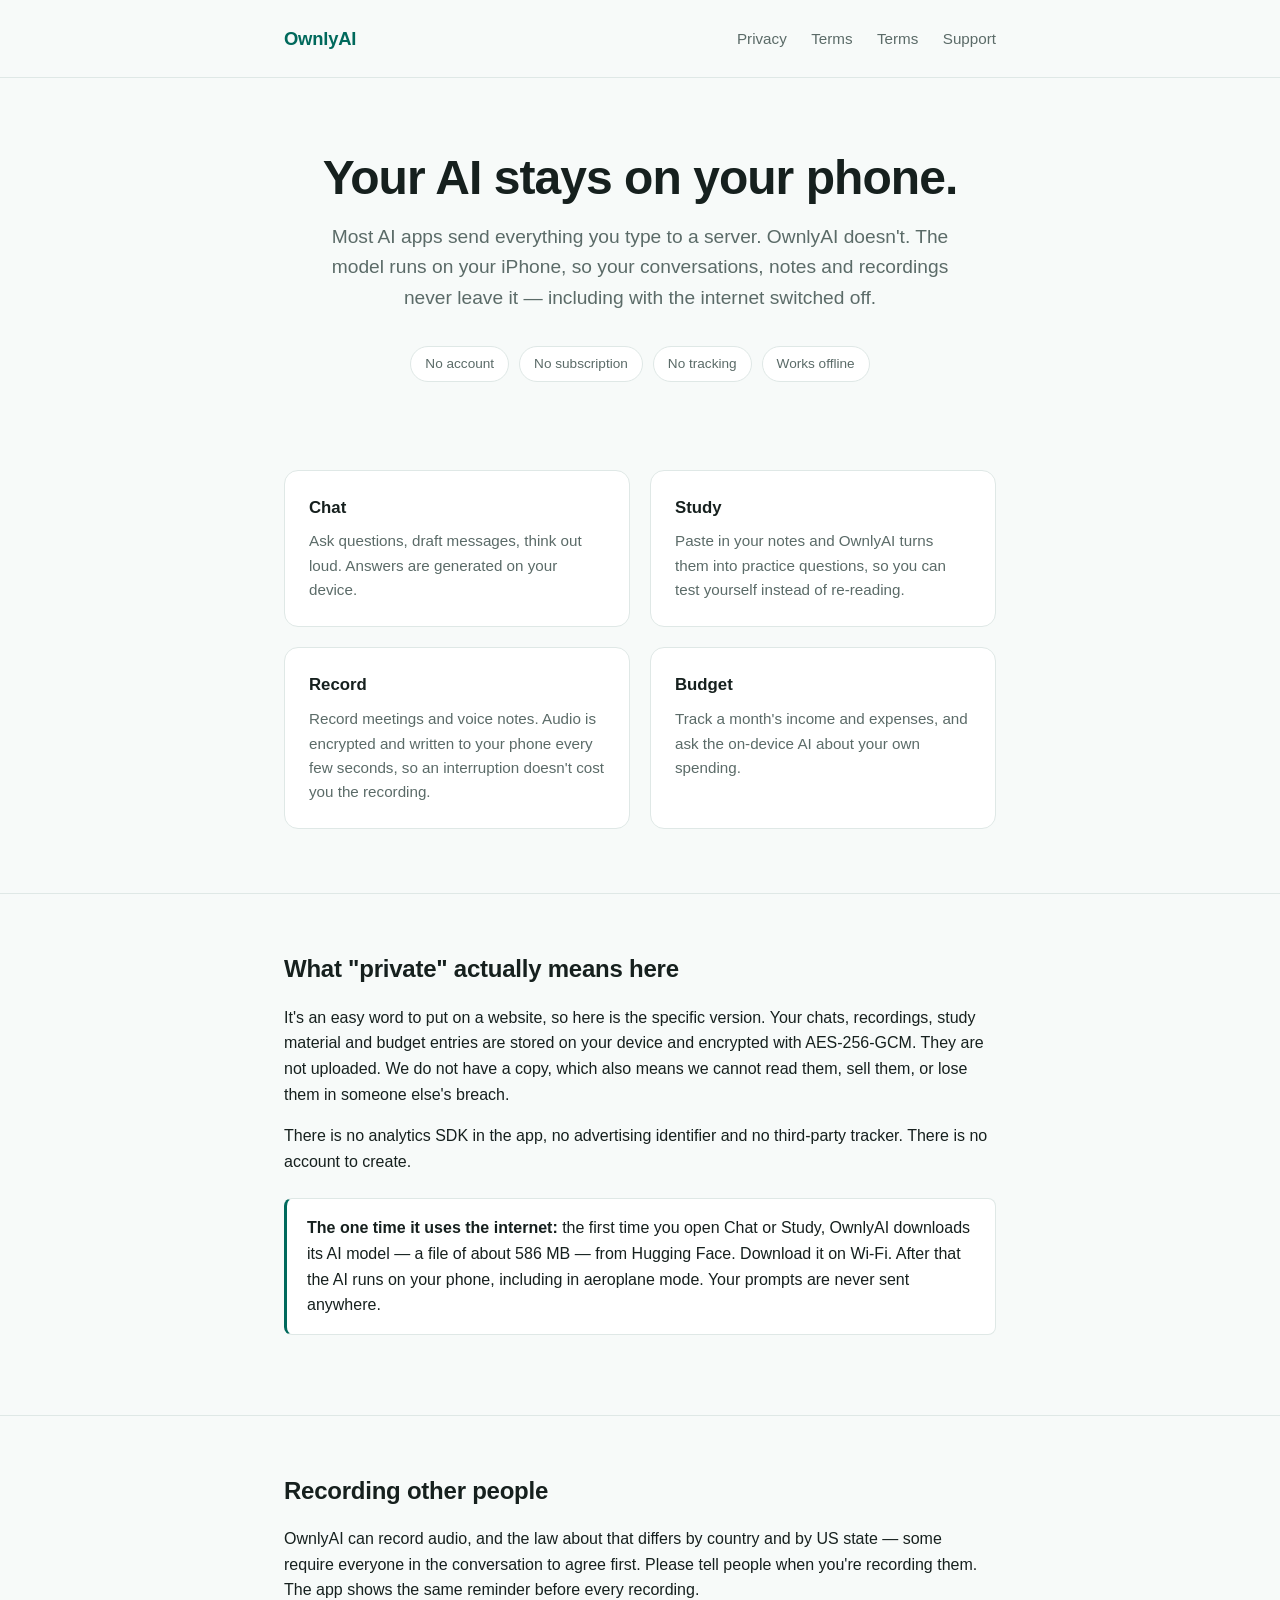
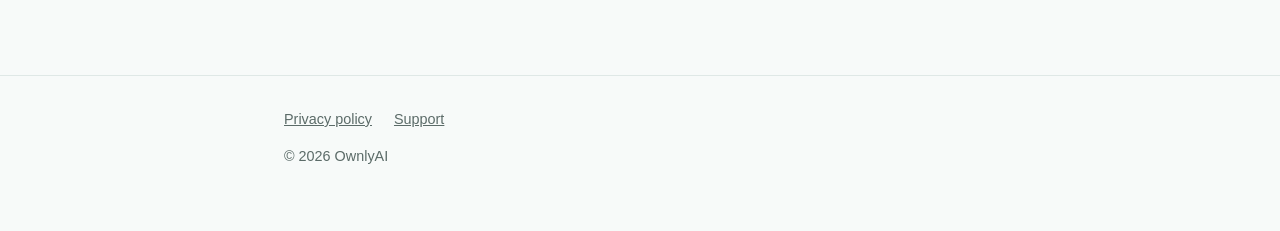
<file: index.html>
<!doctype html>
<html lang="en">
<head>
<meta charset="utf-8">
<meta name="viewport" content="width=device-width, initial-scale=1">
<title>OwnlyAI — Private AI that works offline</title>
<meta name="description" content="OwnlyAI runs an AI model on your iPhone, not in someone's cloud. No account, no subscription, no data collection. Chat, record, study and budget — offline.">
<link rel="stylesheet" href="style.css">
</head>
<body>

<header class="site">
  <div class="wrap">
    <a class="logo" href="/">OwnlyAI</a>
    <nav>
      <a href="privacy.html">Privacy</a>
      <a href="terms.html">Terms</a>
      <a href="terms.html">Terms</a>
    <a href="support.html">Support</a>
    </nav>
  </div>
</header>

<main>
  <div class="wrap hero">
    <h1>Your AI stays on your phone.</h1>
    <p class="lede">
      Most AI apps send everything you type to a server. OwnlyAI doesn't.
      The model runs on your iPhone, so your conversations, notes and
      recordings never leave it — including with the internet switched off.
    </p>
    <div class="badges">
      <span class="badge">No account</span>
      <span class="badge">No subscription</span>
      <span class="badge">No tracking</span>
      <span class="badge">Works offline</span>
    </div>
  </div>

  <div class="wrap">
    <div class="features">
      <div class="card">
        <h3>Chat</h3>
        <p>Ask questions, draft messages, think out loud. Answers are
          generated on your device.</p>
      </div>
      <div class="card">
        <h3>Study</h3>
        <p>Paste in your notes and OwnlyAI turns them into practice
          questions, so you can test yourself instead of re-reading.</p>
      </div>
      <div class="card">
        <h3>Record</h3>
        <p>Record meetings and voice notes. Audio is encrypted and written
          to your phone every few seconds, so an interruption doesn't cost
          you the recording.</p>
      </div>
      <div class="card">
        <h3>Budget</h3>
        <p>Track a month's income and expenses, and ask the on-device AI
          about your own spending.</p>
      </div>
    </div>
  </div>

  <section class="band">
    <div class="wrap">
      <h2>What "private" actually means here</h2>
      <p>
        It's an easy word to put on a website, so here is the specific
        version. Your chats, recordings, study material and budget entries
        are stored on your device and encrypted with AES-256-GCM. They are
        not uploaded. We do not have a copy, which also means we cannot
        read them, sell them, or lose them in someone else's breach.
      </p>
      <p>
        There is no analytics SDK in the app, no advertising identifier and
        no third-party tracker. There is no account to create.
      </p>
      <div class="callout">
        <p>
          <strong>The one time it uses the internet:</strong> the first time
          you open Chat or Study, OwnlyAI downloads its AI model — a file of
          about 586&nbsp;MB — from Hugging Face. Download it on Wi-Fi. After
          that the AI runs on your phone, including in aeroplane mode. Your
          prompts are never sent anywhere.
        </p>
      </div>
    </div>
  </section>

  <section class="band">
    <div class="wrap">
      <h2>Recording other people</h2>
      <p>
        OwnlyAI can record audio, and the law about that differs by country
        and by US state — some require everyone in the conversation to
        agree first. Please tell people when you're recording them. The app
        shows the same reminder before every recording.
      </p>
    </div>
  </section>
</main>

<footer class="site">
  <div class="wrap">
    <a href="privacy.html">Privacy policy</a>
    <a href="support.html">Support</a>
    <p>© 2026 OwnlyAI</p>
  </div>
</footer>

</body>
</html>
</file>
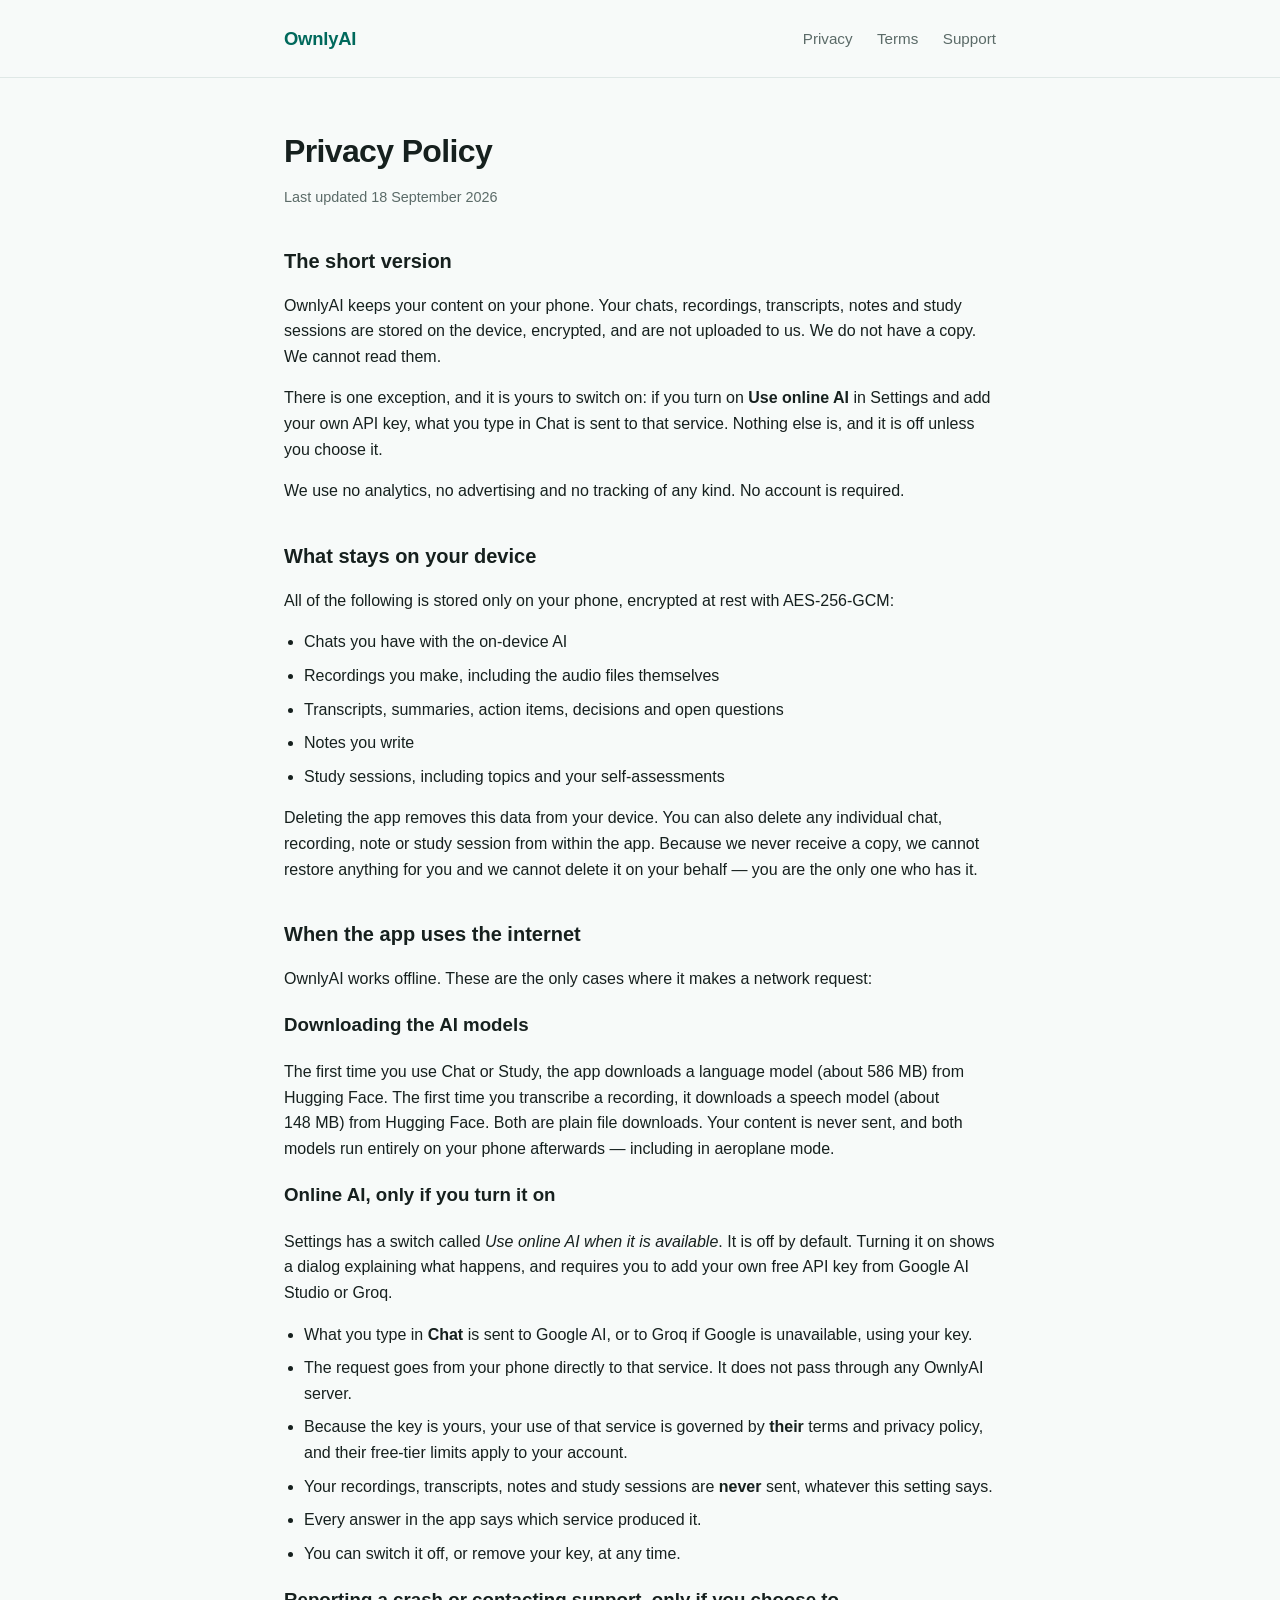
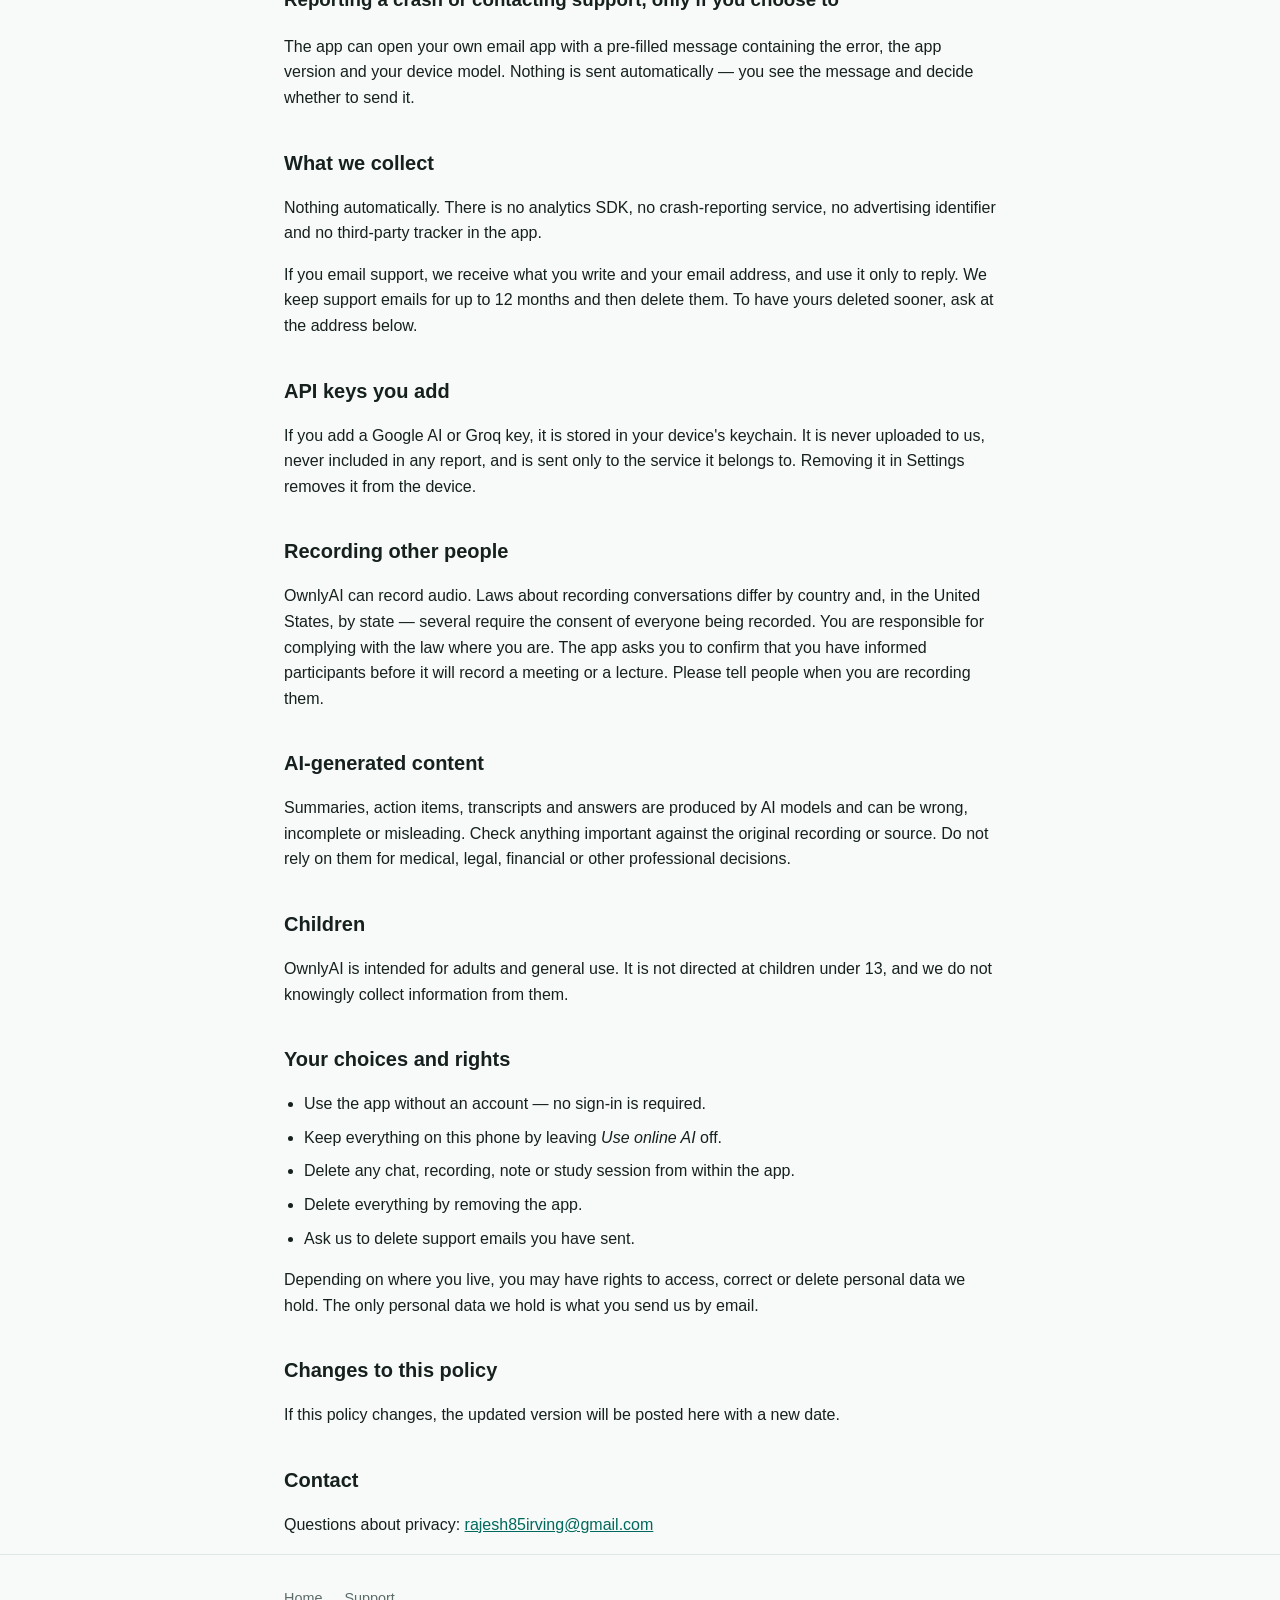
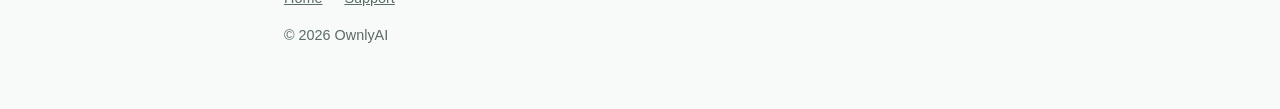
<file: privacy.html>
<!doctype html>
<html lang="en">
<head>
<meta charset="utf-8">
<meta name="viewport" content="width=device-width, initial-scale=1">
<title>Privacy Policy — OwnlyAI</title>
<meta name="description" content="OwnlyAI's privacy policy. Your content stays on your device, encrypted. We collect nothing.">
<link rel="stylesheet" href="style.css">
</head>
<body>

<header class="site">
  <div class="wrap">
    <a class="logo" href="index.html">OwnlyAI</a>
    <nav>
      <a href="privacy.html">Privacy</a>
      <a href="terms.html">Terms</a>
      <a href="support.html">Support</a>
    </nav>
  </div>
</header>

<main class="wrap doc">
  <h1>Privacy Policy</h1>
  <p class="updated">Last updated 18 September 2026</p>

  <h2>The short version</h2>
  <p>
    OwnlyAI keeps your content on your phone. Your chats, recordings,
    transcripts, notes and study sessions are stored on the device,
    encrypted, and are not uploaded to us. We do not have a copy. We cannot
    read them.
  </p>
  <p>
    There is one exception, and it is yours to switch on: if you turn on
    <strong>Use online AI</strong> in Settings and add your own API key,
    what you type in Chat is sent to that service. Nothing else is, and it
    is off unless you choose it.
  </p>
  <p>
    We use no analytics, no advertising and no tracking of any kind. No
    account is required.
  </p>

  <h2>What stays on your device</h2>
  <p>
    All of the following is stored only on your phone, encrypted at rest
    with AES-256-GCM:
  </p>
  <ul>
    <li>Chats you have with the on-device AI</li>
    <li>Recordings you make, including the audio files themselves</li>
    <li>Transcripts, summaries, action items, decisions and open questions</li>
    <li>Notes you write</li>
    <li>Study sessions, including topics and your self-assessments</li>
  </ul>
  <p>
    Deleting the app removes this data from your device. You can also delete
    any individual chat, recording, note or study session from within the
    app. Because we never receive a copy, we cannot restore anything for you
    and we cannot delete it on your behalf — you are the only one who has
    it.
  </p>

  <h2>When the app uses the internet</h2>
  <p>OwnlyAI works offline. These are the only cases where it makes a
    network request:</p>

  <h3>Downloading the AI models</h3>
  <p>
    The first time you use Chat or Study, the app downloads a language model
    (about 586&nbsp;MB) from Hugging Face. The first time you transcribe a
    recording, it downloads a speech model (about 148&nbsp;MB) from Hugging
    Face. Both are plain file downloads. Your content is never sent, and
    both models run entirely on your phone afterwards — including in
    aeroplane mode.
  </p>

  <h3>Online AI, only if you turn it on</h3>
  <p>
    Settings has a switch called <em>Use online AI when it is available</em>.
    It is off by default. Turning it on shows a dialog explaining what
    happens, and requires you to add your own free API key from Google AI
    Studio or Groq.
  </p>
  <ul>
    <li>What you type in <strong>Chat</strong> is sent to Google AI, or to
      Groq if Google is unavailable, using your key.</li>
    <li>The request goes from your phone directly to that service. It does
      not pass through any OwnlyAI server.</li>
    <li>Because the key is yours, your use of that service is governed by
      <strong>their</strong> terms and privacy policy, and their free-tier
      limits apply to your account.</li>
    <li>Your recordings, transcripts, notes and study sessions are
      <strong>never</strong> sent, whatever this setting says.</li>
    <li>Every answer in the app says which service produced it.</li>
    <li>You can switch it off, or remove your key, at any time.</li>
  </ul>

  <h3>Reporting a crash or contacting support, only if you choose to</h3>
  <p>
    The app can open your own email app with a pre-filled message containing
    the error, the app version and your device model. Nothing is sent
    automatically — you see the message and decide whether to send it.
  </p>

  <h2>What we collect</h2>
  <p>
    Nothing automatically. There is no analytics SDK, no crash-reporting
    service, no advertising identifier and no third-party tracker in the
    app.
  </p>
  <p>
    If you email support, we receive what you write and your email address,
    and use it only to reply. We keep support emails for up to 12 months and
    then delete them. To have yours deleted sooner, ask at the address
    below.
  </p>

  <h2>API keys you add</h2>
  <p>
    If you add a Google AI or Groq key, it is stored in your device's
    keychain. It is never uploaded to us, never included in any report, and
    is sent only to the service it belongs to. Removing it in Settings
    removes it from the device.
  </p>

  <h2>Recording other people</h2>
  <p>
    OwnlyAI can record audio. Laws about recording conversations differ by
    country and, in the United States, by state — several require the
    consent of everyone being recorded. You are responsible for complying
    with the law where you are. The app asks you to confirm that you have
    informed participants before it will record a meeting or a lecture.
    Please tell people when you are recording them.
  </p>

  <h2>AI-generated content</h2>
  <p>
    Summaries, action items, transcripts and answers are produced by AI
    models and can be wrong, incomplete or misleading. Check anything
    important against the original recording or source. Do not rely on them
    for medical, legal, financial or other professional decisions.
  </p>

  <h2>Children</h2>
  <p>
    OwnlyAI is intended for adults and general use. It is not directed at
    children under 13, and we do not knowingly collect information from
    them.
  </p>

  <h2>Your choices and rights</h2>
  <ul>
    <li>Use the app without an account — no sign-in is required.</li>
    <li>Keep everything on this phone by leaving <em>Use online AI</em>
      off.</li>
    <li>Delete any chat, recording, note or study session from within the
      app.</li>
    <li>Delete everything by removing the app.</li>
    <li>Ask us to delete support emails you have sent.</li>
  </ul>
  <p>
    Depending on where you live, you may have rights to access, correct or
    delete personal data we hold. The only personal data we hold is what you
    send us by email.
  </p>

  <h2>Changes to this policy</h2>
  <p>
    If this policy changes, the updated version will be posted here with a
    new date.
  </p>

  <h2>Contact</h2>
  <p>
    Questions about privacy:
    <a href="mailto:rajesh85irving@gmail.com">rajesh85irving@gmail.com</a>
  </p>
</main>

<footer class="site">
  <div class="wrap">
    <a href="index.html">Home</a>
    <a href="support.html">Support</a>
    <p>© 2026 OwnlyAI</p>
  </div>
</footer>

</body>
</html>
</file>
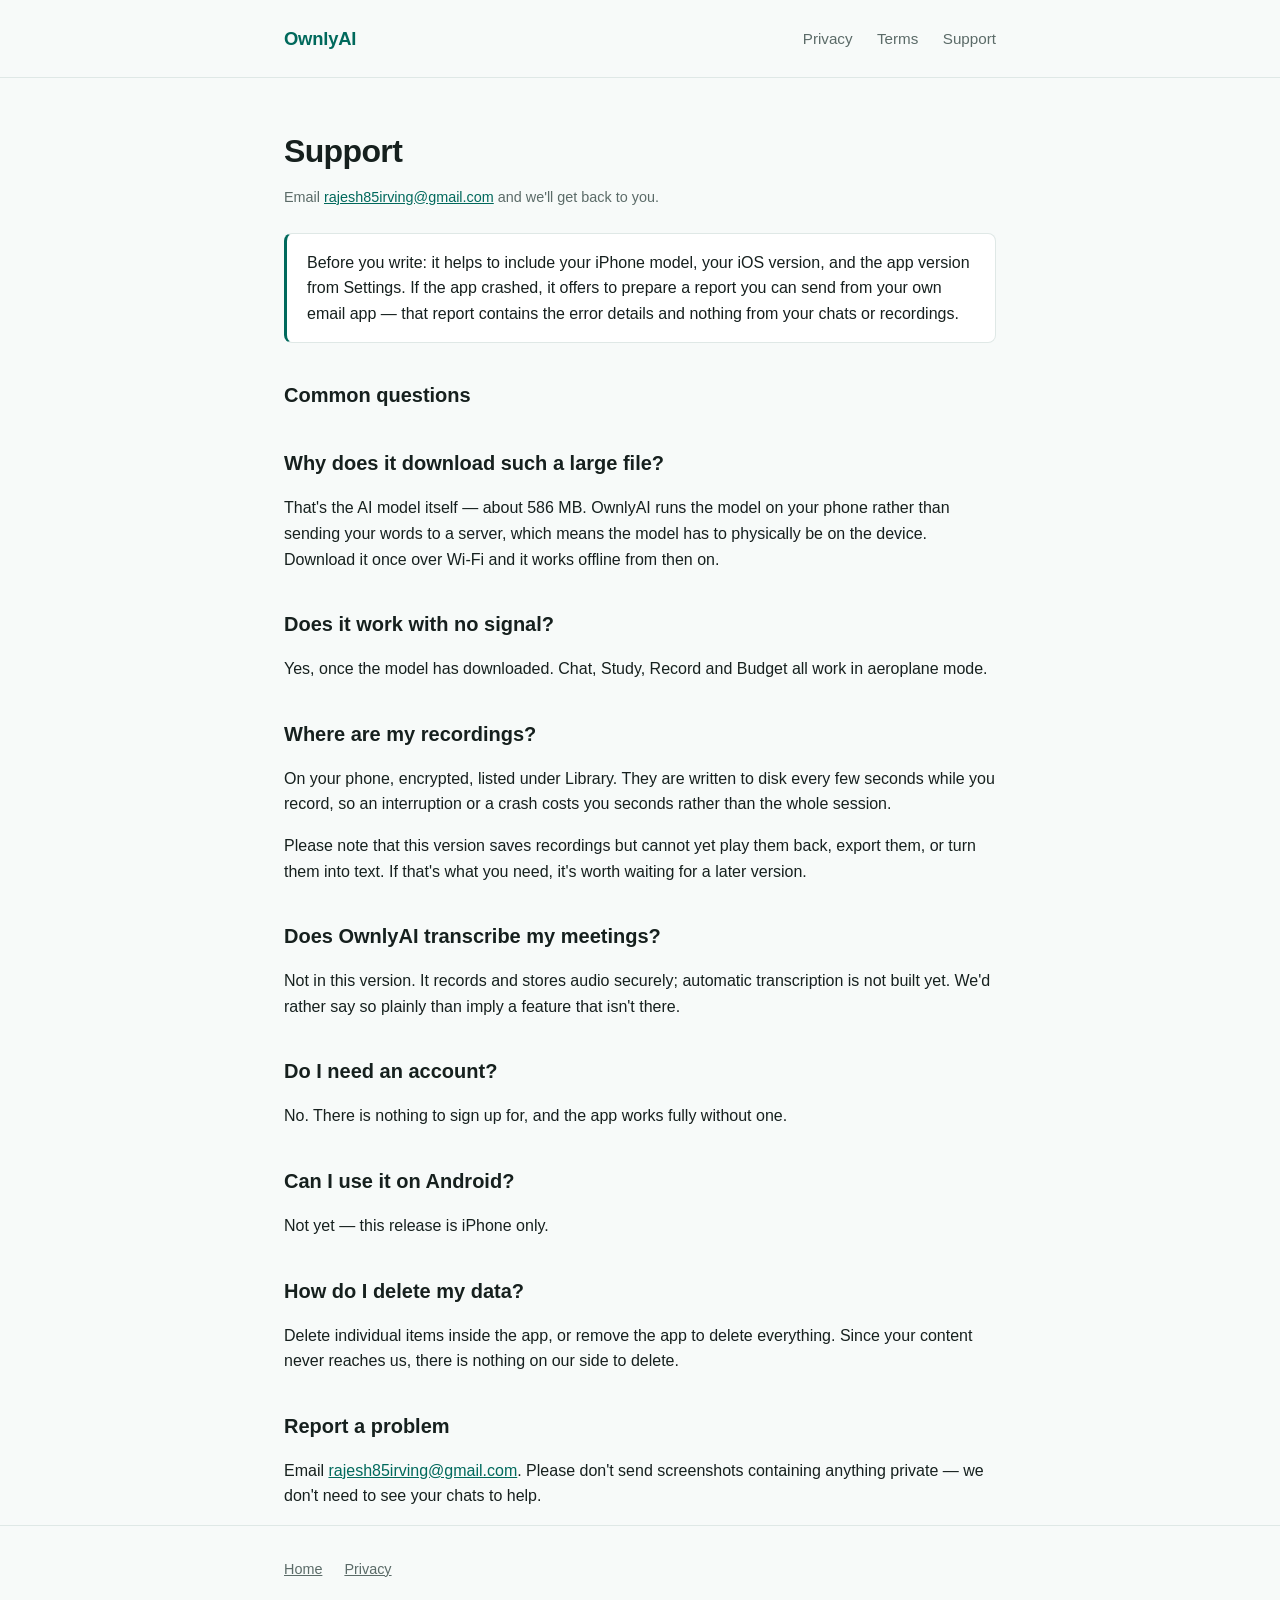
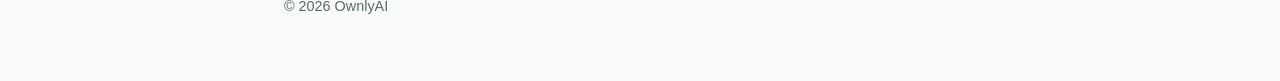
<file: support.html>
<!doctype html>
<html lang="en">
<head>
<meta charset="utf-8">
<meta name="viewport" content="width=device-width, initial-scale=1">
<title>Support — OwnlyAI</title>
<meta name="description" content="Help and support for OwnlyAI, the private on-device AI assistant.">
<link rel="stylesheet" href="style.css">
</head>
<body>

<header class="site">
  <div class="wrap">
    <a class="logo" href="index.html">OwnlyAI</a>
    <nav>
      <a href="privacy.html">Privacy</a>
      <a href="terms.html">Terms</a>
      <a href="support.html">Support</a>
    </nav>
  </div>
</header>

<main class="wrap doc">
  <h1>Support</h1>
  <p class="updated">
    Email <a href="mailto:rajesh85irving@gmail.com">rajesh85irving@gmail.com</a>
    and we'll get back to you.
  </p>

  <div class="callout">
    <p>
      Before you write: it helps to include your iPhone model, your iOS
      version, and the app version from Settings. If the app crashed, it
      offers to prepare a report you can send from your own email app —
      that report contains the error details and nothing from your chats or
      recordings.
    </p>
  </div>

  <h2>Common questions</h2>

  <h2>Why does it download such a large file?</h2>
  <p>
    That's the AI model itself — about 586&nbsp;MB. OwnlyAI runs the model
    on your phone rather than sending your words to a server, which means
    the model has to physically be on the device. Download it once over
    Wi-Fi and it works offline from then on.
  </p>

  <h2>Does it work with no signal?</h2>
  <p>
    Yes, once the model has downloaded. Chat, Study, Record and Budget all
    work in aeroplane mode.
  </p>

  <h2>Where are my recordings?</h2>
  <p>
    On your phone, encrypted, listed under Library. They are written to
    disk every few seconds while you record, so an interruption or a crash
    costs you seconds rather than the whole session.
  </p>
  <p>
    Please note that this version saves recordings but cannot yet play them
    back, export them, or turn them into text. If that's what you need,
    it's worth waiting for a later version.
  </p>

  <h2>Does OwnlyAI transcribe my meetings?</h2>
  <p>
    Not in this version. It records and stores audio securely; automatic
    transcription is not built yet. We'd rather say so plainly than imply
    a feature that isn't there.
  </p>

  <h2>Do I need an account?</h2>
  <p>
    No. There is nothing to sign up for, and the app works fully without
    one.
  </p>

  <h2>Can I use it on Android?</h2>
  <p>
    Not yet — this release is iPhone only.
  </p>

  <h2>How do I delete my data?</h2>
  <p>
    Delete individual items inside the app, or remove the app to delete
    everything. Since your content never reaches us, there is nothing on
    our side to delete.
  </p>

  <h2>Report a problem</h2>
  <p>
    Email <a href="mailto:rajesh85irving@gmail.com">rajesh85irving@gmail.com</a>.
    Please don't send screenshots containing anything private — we don't
    need to see your chats to help.
  </p>
</main>

<footer class="site">
  <div class="wrap">
    <a href="index.html">Home</a>
    <a href="privacy.html">Privacy</a>
    <p>© 2026 OwnlyAI</p>
  </div>
</footer>

</body>
</html>
</file>
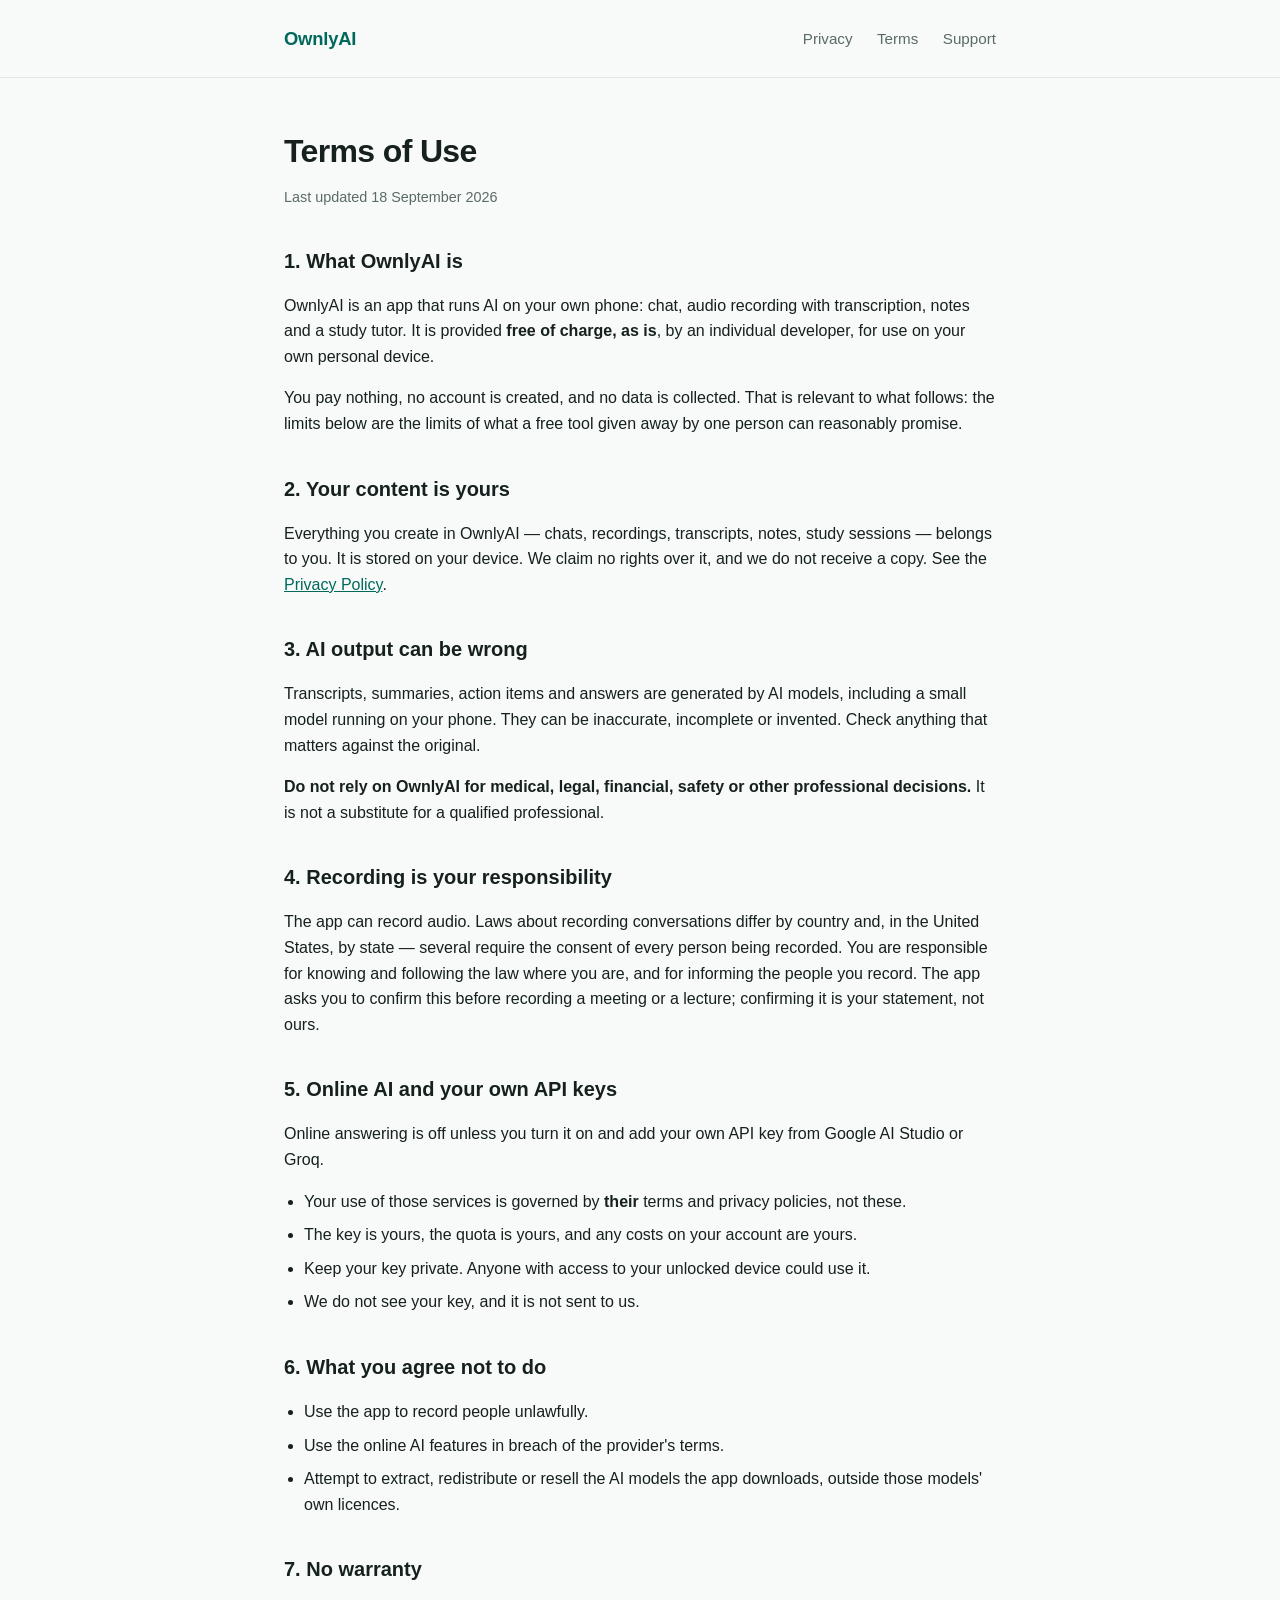
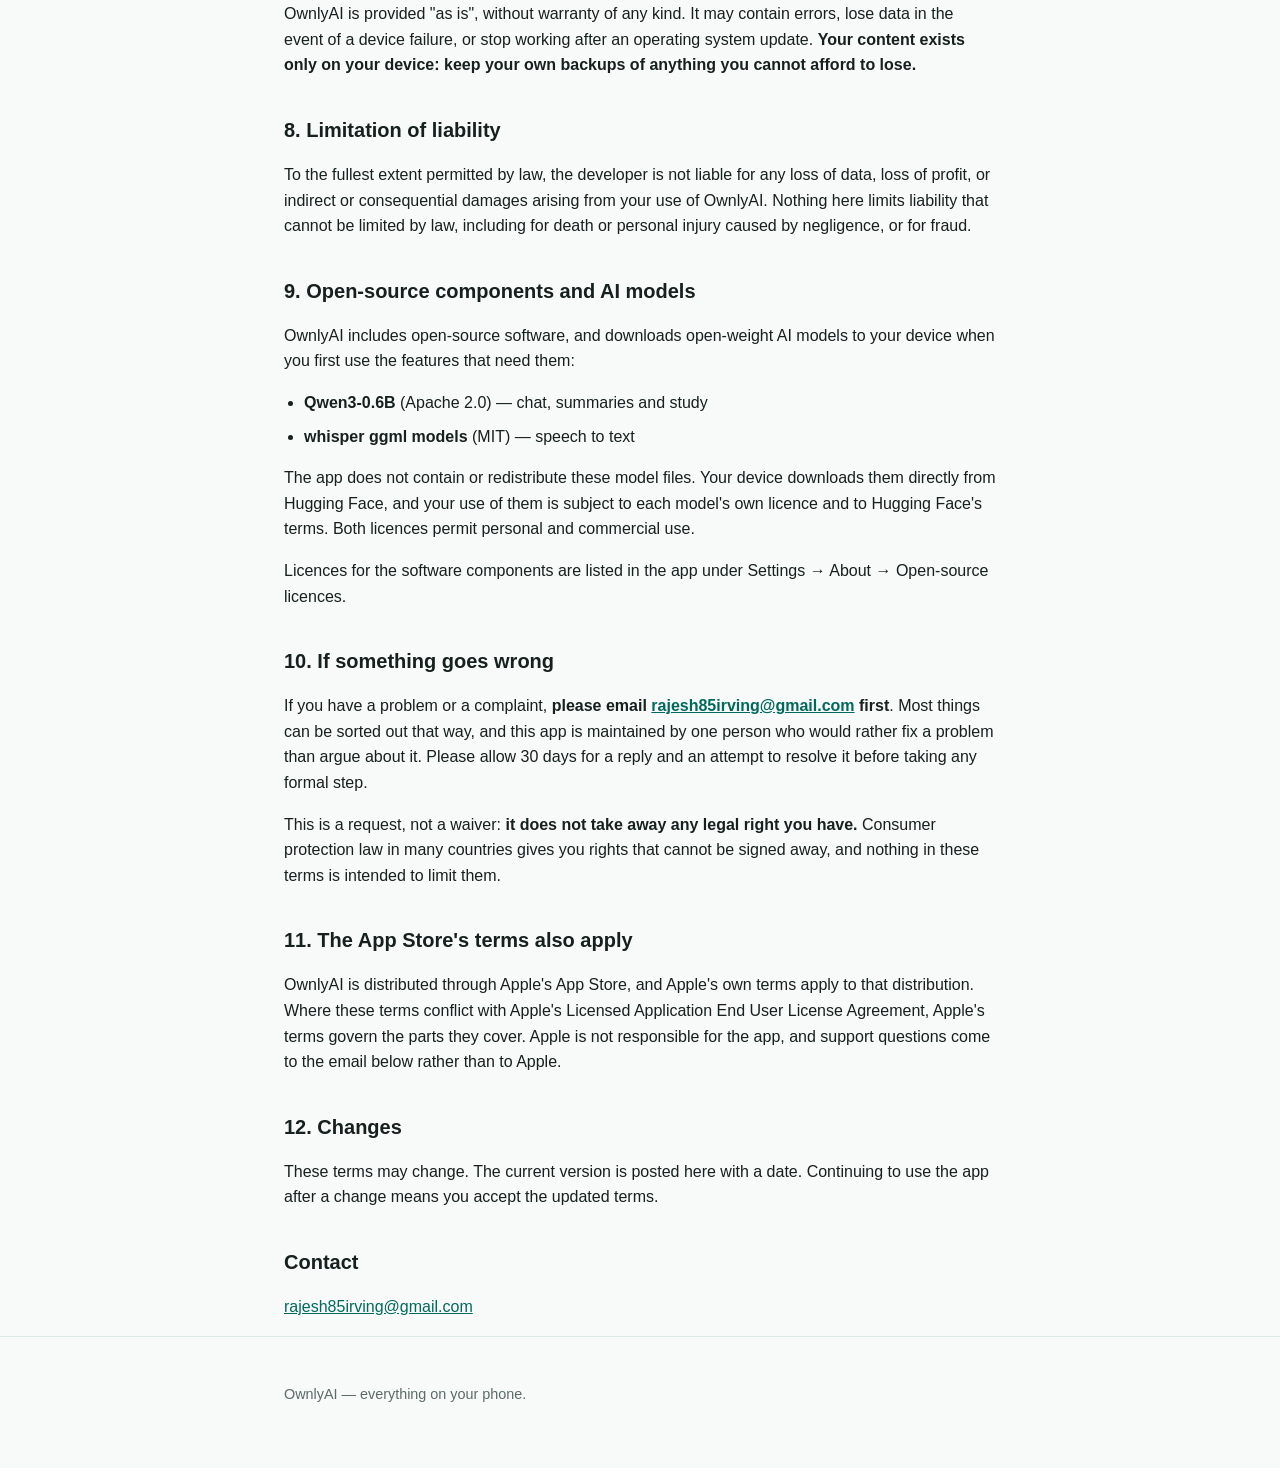
<file: terms.html>
<!doctype html>
<html lang="en">
<head>
<meta charset="utf-8">
<meta name="viewport" content="width=device-width, initial-scale=1">
<title>Terms of Use — OwnlyAI</title>
<meta name="description" content="OwnlyAI's terms of use. A free app that runs AI on your own phone.">
<link rel="stylesheet" href="style.css">
</head>
<body>

<header class="site">
  <div class="wrap">
    <a class="logo" href="index.html">OwnlyAI</a>
    <nav>
      <a href="privacy.html">Privacy</a>
      <a href="terms.html">Terms</a>
      <a href="support.html">Support</a>
    </nav>
  </div>
</header>

<main class="wrap doc">
  <h1>Terms of Use</h1>
  <p class="updated">Last updated 18 September 2026</p>

  <h2>1. What OwnlyAI is</h2>
  <p>
    OwnlyAI is an app that runs AI on your own phone: chat, audio recording
    with transcription, notes and a study tutor. It is provided
    <strong>free of charge, as is</strong>, by an individual developer, for
    use on your own personal device.
  </p>
  <p>
    You pay nothing, no account is created, and no data is collected. That
    is relevant to what follows: the limits below are the limits of what a
    free tool given away by one person can reasonably promise.
  </p>

  <h2>2. Your content is yours</h2>
  <p>
    Everything you create in OwnlyAI — chats, recordings, transcripts,
    notes, study sessions — belongs to you. It is stored on your device. We
    claim no rights over it, and we do not receive a copy. See the
    <a href="privacy.html">Privacy Policy</a>.
  </p>

  <h2>3. AI output can be wrong</h2>
  <p>
    Transcripts, summaries, action items and answers are generated by AI
    models, including a small model running on your phone. They can be
    inaccurate, incomplete or invented. Check anything that matters against
    the original.
  </p>
  <p>
    <strong>Do not rely on OwnlyAI for medical, legal, financial, safety or
    other professional decisions.</strong> It is not a substitute for a
    qualified professional.
  </p>

  <h2>4. Recording is your responsibility</h2>
  <p>
    The app can record audio. Laws about recording conversations differ by
    country and, in the United States, by state — several require the
    consent of every person being recorded. You are responsible for knowing
    and following the law where you are, and for informing the people you
    record. The app asks you to confirm this before recording a meeting or
    a lecture; confirming it is your statement, not ours.
  </p>

  <h2>5. Online AI and your own API keys</h2>
  <p>
    Online answering is off unless you turn it on and add your own API key
    from Google AI Studio or Groq.
  </p>
  <ul>
    <li>Your use of those services is governed by <strong>their</strong>
      terms and privacy policies, not these.</li>
    <li>The key is yours, the quota is yours, and any costs on your account
      are yours.</li>
    <li>Keep your key private. Anyone with access to your unlocked device
      could use it.</li>
    <li>We do not see your key, and it is not sent to us.</li>
  </ul>

  <h2>6. What you agree not to do</h2>
  <ul>
    <li>Use the app to record people unlawfully.</li>
    <li>Use the online AI features in breach of the provider's terms.</li>
    <li>Attempt to extract, redistribute or resell the AI models the app
      downloads, outside those models' own licences.</li>
  </ul>

  <h2>7. No warranty</h2>
  <p>
    OwnlyAI is provided "as is", without warranty of any kind. It may
    contain errors, lose data in the event of a device failure, or stop
    working after an operating system update.
    <strong>Your content exists only on your device: keep your own backups
    of anything you cannot afford to lose.</strong>
  </p>

  <h2>8. Limitation of liability</h2>
  <p>
    To the fullest extent permitted by law, the developer is not liable for
    any loss of data, loss of profit, or indirect or consequential damages
    arising from your use of OwnlyAI. Nothing here limits liability that
    cannot be limited by law, including for death or personal injury caused
    by negligence, or for fraud.
  </p>

  <h2>9. Open-source components and AI models</h2>
  <p>
    OwnlyAI includes open-source software, and downloads open-weight AI
    models to your device when you first use the features that need them:
  </p>
  <ul>
    <li><strong>Qwen3-0.6B</strong> (Apache 2.0) — chat, summaries and
      study</li>
    <li><strong>whisper ggml models</strong> (MIT) — speech to text</li>
  </ul>
  <p>
    The app does not contain or redistribute these model files. Your device
    downloads them directly from Hugging Face, and your use of them is
    subject to each model's own licence and to Hugging Face's terms. Both
    licences permit personal and commercial use.
  </p>
  <p>
    Licences for the software components are listed in the app under
    Settings → About → Open-source licences.
  </p>

  <h2>10. If something goes wrong</h2>
  <p>
    If you have a problem or a complaint,
    <strong>please email <a href="mailto:rajesh85irving@gmail.com">rajesh85irving@gmail.com</a>
    first</strong>. Most things can be sorted out that way, and this app is
    maintained by one person who would rather fix a problem than argue about
    it. Please allow 30 days for a reply and an attempt to resolve it before
    taking any formal step.
  </p>
  <p>
    This is a request, not a waiver: <strong>it does not take away any legal
    right you have.</strong> Consumer protection law in many countries gives
    you rights that cannot be signed away, and nothing in these terms is
    intended to limit them.
  </p>

  <h2>11. The App Store's terms also apply</h2>
  <p>
    OwnlyAI is distributed through Apple's App Store, and Apple's own terms
    apply to that distribution. Where these terms conflict with Apple's
    Licensed Application End User License Agreement, Apple's terms govern
    the parts they cover. Apple is not responsible for the app, and support
    questions come to the email below rather than to Apple.
  </p>

  <h2>12. Changes</h2>
  <p>
    These terms may change. The current version is posted here with a date.
    Continuing to use the app after a change means you accept the updated
    terms.
  </p>

  <h2>Contact</h2>
  <p>
    <a href="mailto:rajesh85irving@gmail.com">rajesh85irving@gmail.com</a>
  </p>
</main>

<footer class="site">
  <div class="wrap">
    <p>OwnlyAI — everything on your phone.</p>
  </div>
</footer>

</body>
</html>
</file>
<file: style.css>
/* OwnlyAI marketing site. Self-contained - no CDN, no fonts to fetch, no
   trackers. That last one is deliberate: the site for a privacy app should
   not load third-party scripts. */

:root {
  --teal: #00695c;
  --teal-bright: #00897b;
  --ink: #16201e;
  --muted: #5b6b68;
  --bg: #f7faf9;
  --surface: #ffffff;
  --line: #dfe8e6;
}

@media (prefers-color-scheme: dark) {
  :root {
    --teal: #4db6ac;
    --teal-bright: #80cbc4;
    --ink: #e8f0ee;
    --muted: #9fb3af;
    --bg: #101816;
    --surface: #18211f;
    --line: #2a3634;
  }
}

* { box-sizing: border-box; }

body {
  margin: 0;
  font-family: -apple-system, BlinkMacSystemFont, "Segoe UI", Roboto,
    Helvetica, Arial, sans-serif;
  line-height: 1.6;
  color: var(--ink);
  background: var(--bg);
  -webkit-font-smoothing: antialiased;
}

.wrap {
  max-width: 760px;
  margin: 0 auto;
  padding: 0 24px;
}

header.site {
  padding-block: 24px;
  border-bottom: 1px solid var(--line);
}

header.site .wrap {
  display: flex;
  align-items: center;
  justify-content: space-between;
  gap: 16px;
  flex-wrap: wrap;
}

.logo {
  font-weight: 700;
  font-size: 1.15rem;
  color: var(--teal);
  text-decoration: none;
  letter-spacing: -0.01em;
}

nav a {
  color: var(--muted);
  text-decoration: none;
  margin-left: 20px;
  font-size: 0.95rem;
}

nav a:hover { color: var(--teal); }

.hero {
  padding-block: 72px 56px;
  text-align: center;
}

.hero h1 {
  font-size: clamp(2rem, 6vw, 3rem);
  line-height: 1.15;
  letter-spacing: -0.02em;
  margin: 0 0 16px;
}

.hero p.lede {
  font-size: 1.2rem;
  color: var(--muted);
  max-width: 34em;
  margin: 0 auto 32px;
}

.badges {
  display: flex;
  gap: 10px;
  justify-content: center;
  flex-wrap: wrap;
  margin-bottom: 8px;
}

.badge {
  border: 1px solid var(--line);
  background: var(--surface);
  color: var(--muted);
  border-radius: 999px;
  padding: 6px 14px;
  font-size: 0.85rem;
  white-space: nowrap;
}

.features {
  display: grid;
  grid-template-columns: repeat(auto-fit, minmax(240px, 1fr));
  gap: 20px;
  padding-block: 24px 64px;
}

.card {
  background: var(--surface);
  border: 1px solid var(--line);
  border-radius: 14px;
  padding: 24px;
}

.card h3 {
  margin: 0 0 8px;
  font-size: 1.05rem;
}

.card p {
  margin: 0;
  color: var(--muted);
  font-size: 0.95rem;
}

section.band {
  border-top: 1px solid var(--line);
  padding-block: 56px;
}

section.band h2 {
  font-size: 1.5rem;
  letter-spacing: -0.01em;
  margin: 0 0 16px;
}

.doc h1 { font-size: 2rem; letter-spacing: -0.02em; margin-block: 48px 8px; }
.doc h2 { font-size: 1.25rem; margin-block: 36px 8px; }
.doc .updated { color: var(--muted); font-size: 0.9rem; margin-top: 0; }
.doc ul { padding-left: 20px; }
.doc li { margin-bottom: 8px; }

.callout {
  background: var(--surface);
  border: 1px solid var(--line);
  border-left: 3px solid var(--teal);
  border-radius: 8px;
  padding: 16px 20px;
  margin-block: 24px;
}

.callout p { margin: 0; }

a { color: var(--teal); }

footer.site {
  border-top: 1px solid var(--line);
  padding-block: 32px 48px;
  color: var(--muted);
  font-size: 0.9rem;
}

footer.site a { color: var(--muted); margin-right: 18px; }
footer.site a:hover { color: var(--teal); }
</file>
